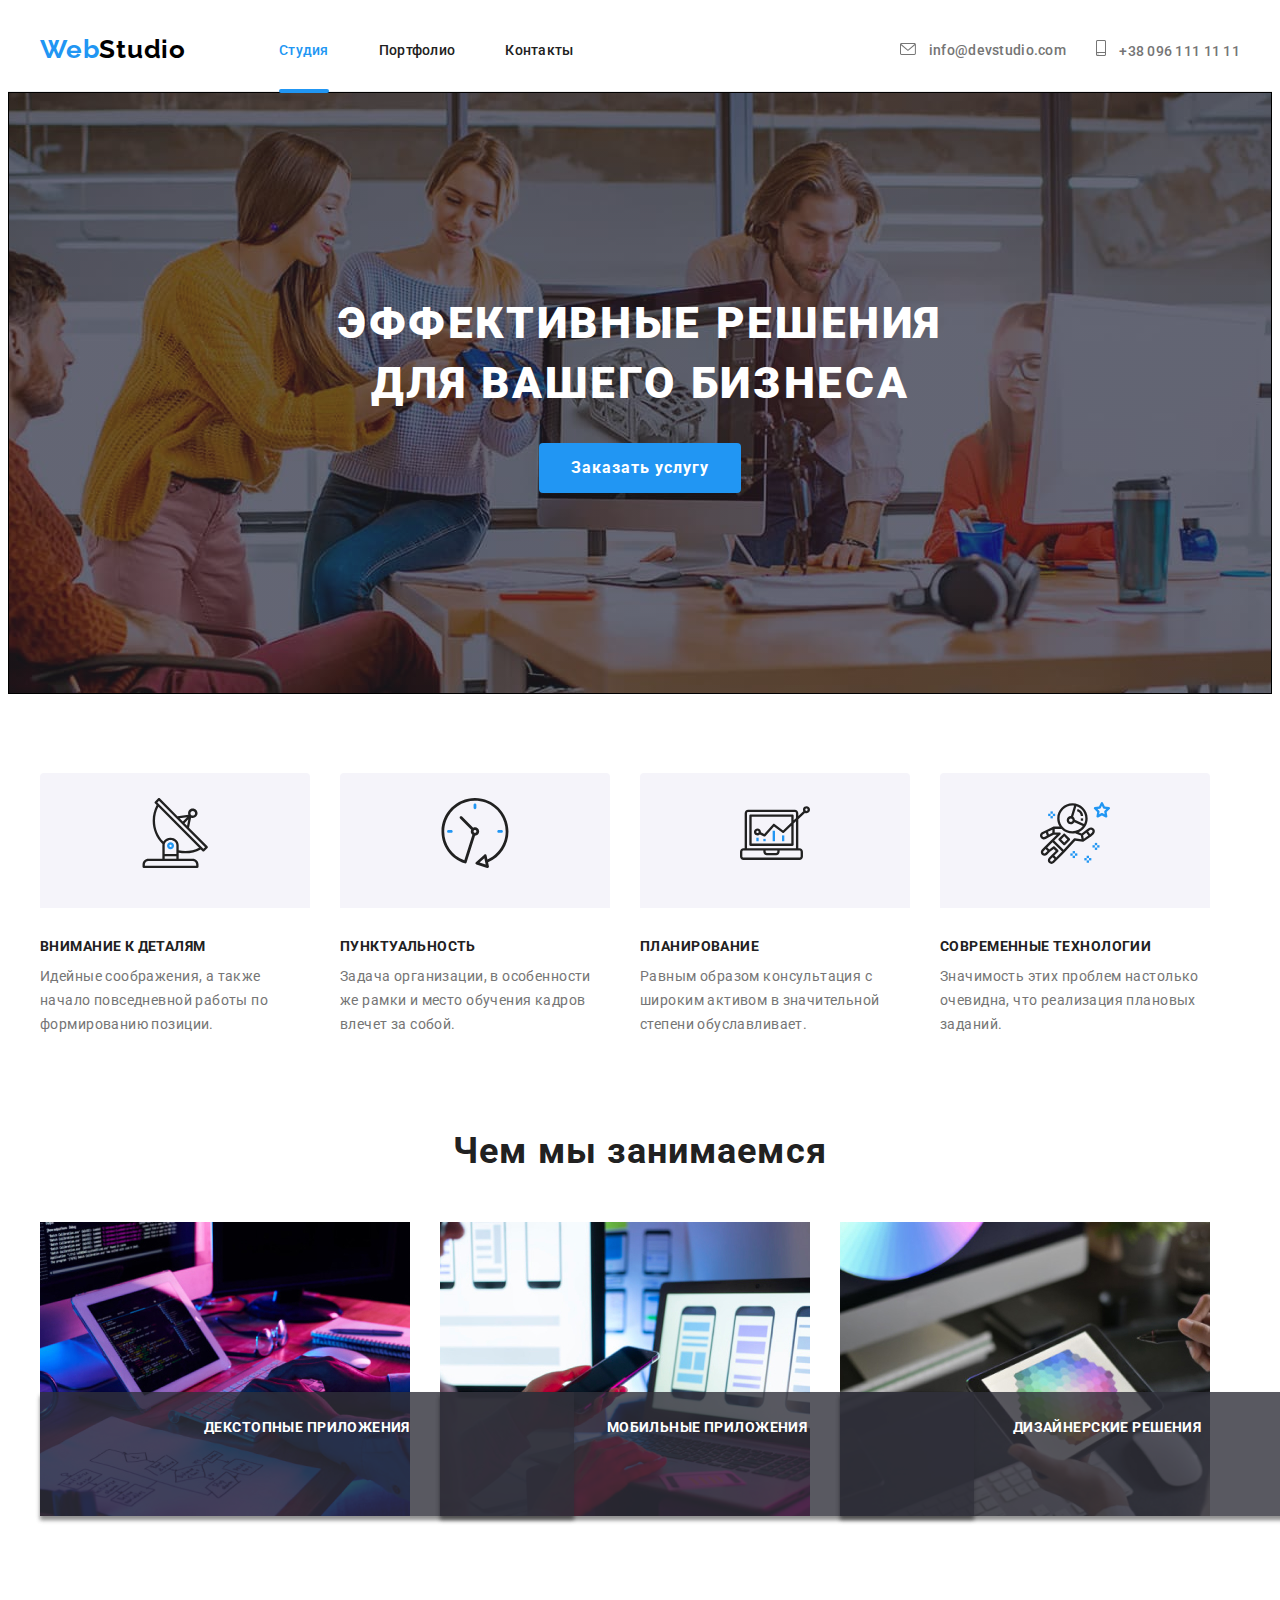
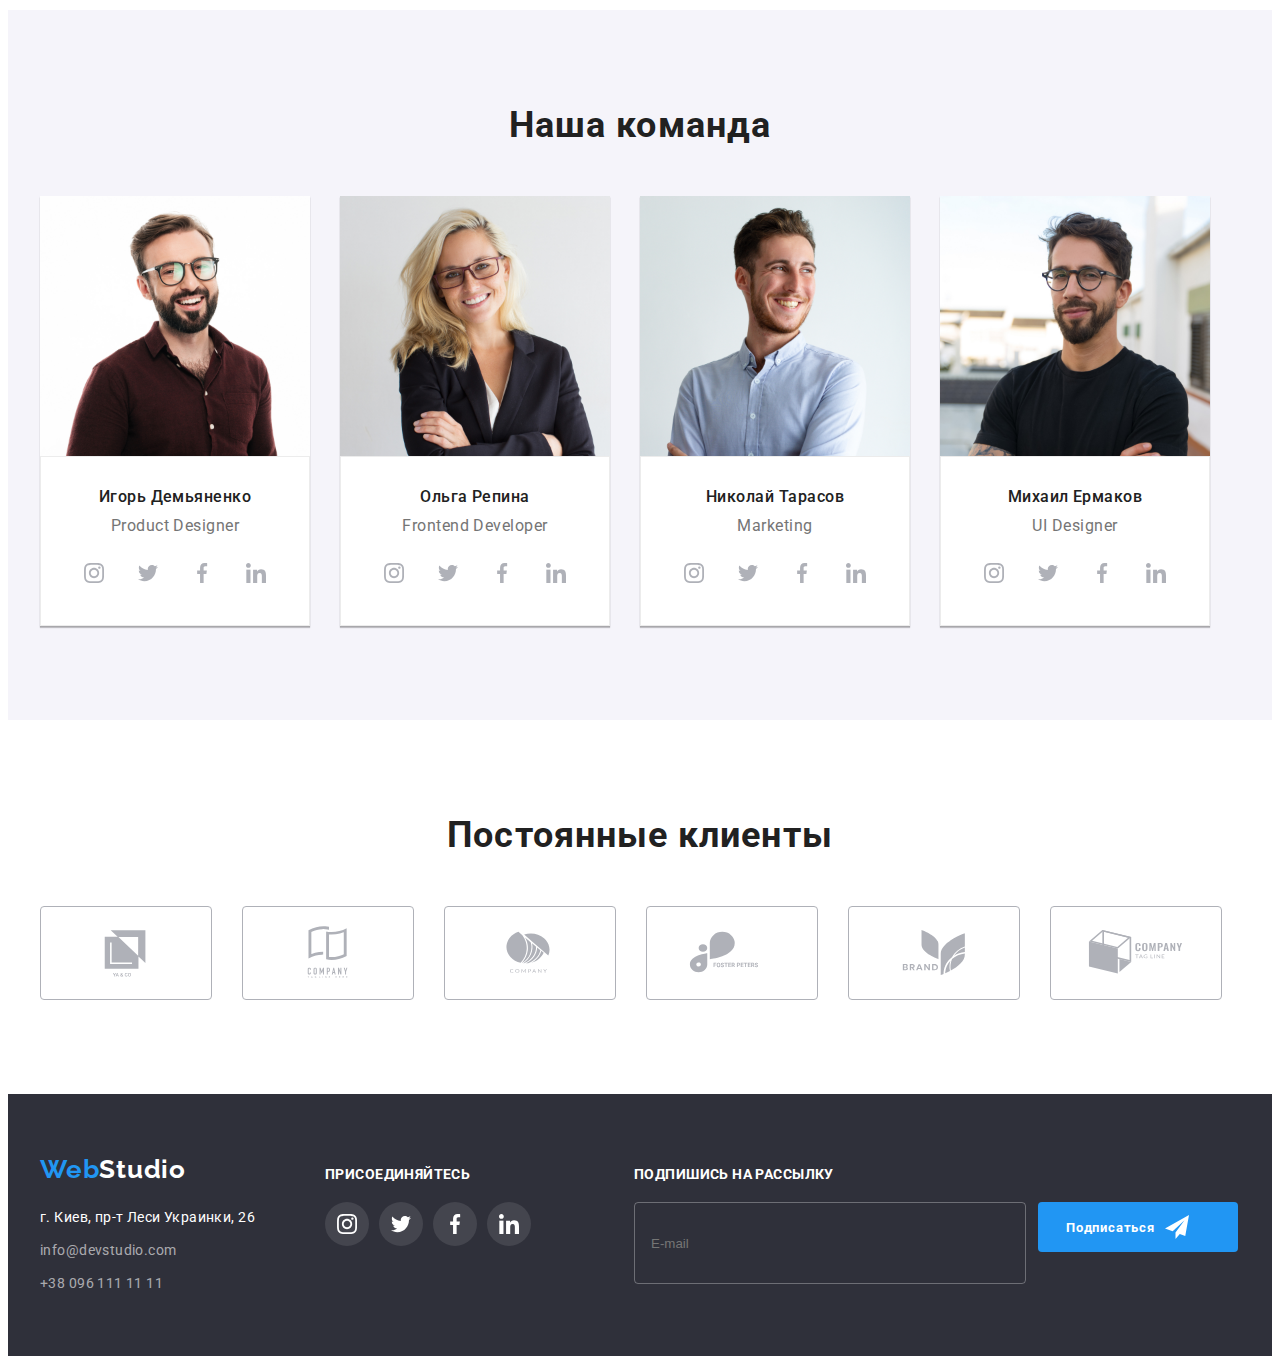
<file: index.html>
<!DOCTYPE html>
<html lang="ru">
  <head>
    <meta charset="UTF-8" />
    <meta http-equiv="X-UA-Compatible" content="IE=edge" />
    <meta name="viewport" content="width=device-width, initial-scale=1.0" />
    <title>Webstudio</title>
    <link rel="preconnect" href="https://fonts.googleapis.com" />
    <link rel="preconnect" href="https://fonts.gstatic.com" crossorigin />
    <link
      href="https://fonts.googleapis.com/css2?family=Raleway:wght@700&family=Roboto:wght@400;500;700;900&display=swap"
      rel="stylesheet"
    />
    <link
      rel="stylesheet"
      href="https://cdnjs.cloudflare.com/ajax/libs/modern-normalize/1.1.0/modern-normalize.min.css"
      integrity="sha512-wpPYUAdjBVSE4KJnH1VR1HeZfpl1ub8YT/NKx4PuQ5NmX2tKuGu6U/JRp5y+Y8XG2tV+wKQpNHVUX03MfMFn9Q=="
      crossorigin="anonymous"
      referrerpolicy="no-referrer"
    />
    <link rel="stylesheet" href="./css/main.min.css" />
  </head>

  <!-- .body -->

  <body>
    <header class="header">
      <div class="conteiner header-conteiner">
        <nav class="header-nav">
          <a href="./index.html" class="link logo"
            ><span class="logo-title">Web</span>Studio</a
          >

          <ul class="header-list list">
            <li class="header-item">
              <a class="link header-link current" href="./index.html">Студия</a>
            </li>
            <li class="header-item">
              <a class="link header-link" href="./portfolio.html">Портфолио</a>
            </li>
            <li class="header-item">
              <a class="link header-link" href="">Контакты</a>
            </li>
          </ul>
        </nav>

        <ul class="header-adress list">
          <li class="header-item">
            <a class="link header-email" href="mailto:info@devstudio.com">
              <svg class="icon-mail" width="16px" height="12px">
                <use href="./img/sprite.svg#icon-envelope"></use>
              </svg>
              info@devstudio.com</a
            >
          </li>
          <li class="header-item">
            <a class="link header-phone" href="tel:+380961111111"
              ><svg class="icon-phone" width="10px" height="16px">
                <use href="./img/sprite.svg#icon-smartphone"></use>
              </svg>
              +38 096 111 11 11</a
            >
          </li>
        </ul>
      </div>
    </header>
    <main>
      <!-- hero -->
      <section class="hero">
        <div class="conteiner hero-conteiner">
          <h1 class="hero-title">Эффективные решения для вашего бизнеса</h1>
          <button class="hero-button" type="button" data-modal-open>
            Заказать услугу
          </button>
        </div>
      </section>

      <!-- description -->

      <section class="feature section">
        <div class="conteiner">
          <h2 class="visually-hidden">Преимущества</h2>
          <ul class="list feature-icon-list">
            <li class="feature-icon-item">
              <div class="advantage-icon">
                <svg class="feature-icon" width="70px" height="70px">
                  <use href="./img/sprite.svg#icon-Group"></use>
                </svg>
              </div>
            </li>
            <li class="feature-icon-item">
              <div class="advantage-icon">
                <svg class="feature-icon" width="70px" height="70px">
                  <use href="./img/sprite.svg#icon-clock"></use>
                </svg>
              </div>
            </li>
            <li class="feature-icon-item">
              <div class="advantage-icon">
                <svg class="feature-icon" width="70px" height="70px">
                  <use href="./img/sprite.svg#icon-diagram"></use>
                </svg>
              </div>
            </li>
            <li class="feature-icon-item">
              <div class="advantage-icon">
                <svg class="feature-icon" width="70px" height="70px">
                  <use href="./img/sprite.svg#icon-astronaut"></use>
                </svg>
              </div>
            </li>
          </ul>

          <ul class="feature-list list">
            <li class="feature-item">
              <h3 class="feature-title">Внимание к деталям</h3>
              <p class="feature-description">
                Идейные соображения, а также начало повседневной работы по
                формированию позиции.
              </p>
            </li>
            <li class="feature-item">
              <h3 class="feature-title">Пунктуальность</h3>
              <p class="feature-description">
                Задача организации, в особенности же рамки и место обучения
                кадров влечет за собой.
              </p>
            </li>
            <li class="feature-item">
              <h3 class="feature-title">Планирование</h3>
              <p class="feature-description">
                Равным образом консультация с широким активом в значительной
                степени обуславливает.
              </p>
            </li>
            <li class="feature-item">
              <h3 class="feature-title">Современные технологии</h3>
              <p class="feature-description">
                Значимость этих проблем настолько очевидна, что реализация
                плановых заданий.
              </p>
            </li>
          </ul>
        </div>
      </section>

      <!-- section info -->

      <section class="info-section">
        <div class="conteiner">
          <h2 class="info-title title">Чем мы занимаемся</h2>
          <ul class="info-list list">
            <li class="info-item">
              <img
                class="info-img"
                src="./img/img.jpg"
                width="370"
                alt="Верстка"
              />
              <p class="info-desc">Декстопные приложения</p>
            </li>
            <li class="info-item">
              <img
                class="info-img"
                src="./img/img1.jpg"
                width="370"
                alt="Дизайн"
              />
              <p class="info-desc">Мобильные приложения</p>
            </li>
            <li class="info-item">
              <img
                class="info-img"
                src="./img/img2.jpg"
                width="370"
                alt="Маркетинг"
              />
              <p class="info-desc">Дизайнерские решения</p>
            </li>
          </ul>
        </div>
      </section>

      <!--  our team -->

      <section class="our-team section">
        <div class="conteiner">
          <h2 class="team-title title">Наша команда</h2>
          <ul class="team-list list">
            <li class="team-item">
              <img
                class="team-img"
                src="./img/img3.jpg"
                width="270"
                alt="Демьяненко"
              />
              <div class="team-wrapper">
                <h3 class="team-subtitle">Игорь Демьяненко</h3>
                <p class="team-description">Product Designer</p>
                <ul class="team-icon-list list">
                  <li class="team-icon-item">
                    <a href="" class="team-link">
                      <svg class="team-icon" width="20" height="20">
                        <use href="./img/sprite.svg#icon-instagram"></use>
                      </svg>
                    </a>
                  </li>
                  <li class="team-icon-item">
                    <a href="" class="team-link">
                      <svg class="team-icon" width="20" height="20">
                        <use href="./img/sprite.svg#icon-twitter"></use>
                      </svg>
                    </a>
                  </li>
                  <li class="team-icon-item">
                    <a href="" class="team-link">
                      <svg class="team-icon" width="20" height="20">
                        <use href="./img/sprite.svg#icon-facebook"></use>
                      </svg>
                    </a>
                  </li>
                  <li class="team-icon-item">
                    <a href="" class="team-link">
                      <svg class="team-icon" width="20" height="20">
                        <use href="./img/sprite.svg#icon-linkedin"></use>
                      </svg>
                    </a>
                  </li>
                </ul>
              </div>
            </li>
            <li class="team-item">
              <img
                class="team-img"
                src="./img/img4.jpg"
                width="270"
                alt="Репина"
              />
              <div class="team-wrapper">
                <h3 class="team-subtitle">Ольга Репина</h3>
                <p class="team-description">Frontend Developer</p>
                <ul class="team-icon-list list">
                  <li class="team-icon-item">
                    <a href="" class="team-link">
                      <svg class="team-icon" width="20" height="20">
                        <use href="./img/sprite.svg#icon-instagram"></use>
                      </svg>
                    </a>
                  </li>
                  <li class="team-icon-item">
                    <a href="" class="team-link">
                      <svg class="team-icon" width="20" height="20">
                        <use href="./img/sprite.svg#icon-twitter"></use>
                      </svg>
                    </a>
                  </li>
                  <li class="team-icon-item">
                    <a href="" class="team-link">
                      <svg class="team-icon" width="20" height="20">
                        <use href="./img/sprite.svg#icon-facebook"></use>
                      </svg>
                    </a>
                  </li>
                  <li class="team-icon-item">
                    <a href="" class="team-link">
                      <svg class="team-icon" width="20" height="20">
                        <use href="./img/sprite.svg#icon-linkedin"></use>
                      </svg>
                    </a>
                  </li>
                </ul>
              </div>
            </li>
            <li class="team-item">
              <img
                class="team-img"
                src="./img/img5.jpg"
                width="270"
                alt="Тарасов"
              />
              <div class="team-wrapper">
                <h3 class="team-subtitle">Николай Тарасов</h3>
                <p class="team-description">Marketing</p>
                <ul class="team-icon-list list">
                  <li class="team-icon-item">
                    <a href="" class="team-link">
                      <svg class="team-icon" width="20" height="20">
                        <use href="./img/sprite.svg#icon-instagram"></use>
                      </svg>
                    </a>
                  </li>
                  <li class="team-icon-item">
                    <a href="" class="team-link">
                      <svg class="team-icon" width="20" height="20">
                        <use href="./img/sprite.svg#icon-twitter"></use>
                      </svg>
                    </a>
                  </li>
                  <li class="team-icon-item">
                    <a href="" class="team-link">
                      <svg class="team-icon" width="20" height="20">
                        <use href="./img/sprite.svg#icon-facebook"></use>
                      </svg>
                    </a>
                  </li>
                  <li class="team-icon-item">
                    <a href="" class="team-link">
                      <svg class="team-icon" width="20" height="20">
                        <use href="./img/sprite.svg#icon-linkedin"></use>
                      </svg>
                    </a>
                  </li>
                </ul>
              </div>
            </li>
            <li class="team-item">
              <img src="./img/img6.jpg" width="270" alt="Ермаков" />
              <div class="team-wrapper">
                <h3 class="team-subtitle">Михаил Ермаков</h3>
                <p class="team-description">UI Designer</p>
                <ul class="team-icon-list list">
                  <li class="team-icon-item">
                    <a href="" class="team-link">
                      <svg class="team-icon" width="20" height="20">
                        <use href="./img/sprite.svg#icon-instagram"></use>
                      </svg>
                    </a>
                  </li>
                  <li class="team-icon-item">
                    <a href="" class="team-link">
                      <svg class="team-icon" width="20" height="20">
                        <use href="./img/sprite.svg#icon-twitter"></use>
                      </svg>
                    </a>
                  </li>
                  <li class="team-icon-item">
                    <a href="" class="team-link">
                      <svg class="team-icon" width="20" height="20">
                        <use href="./img/sprite.svg#icon-facebook"></use>
                      </svg>
                    </a>
                  </li>
                  <li class="team-icon-item">
                    <a href="" class="team-link">
                      <svg class="team-icon" width="20" height="20">
                        <use href="./img/sprite.svg#icon-linkedin"></use>
                      </svg>
                    </a>
                  </li>
                </ul>
              </div>
            </li>
          </ul>
        </div>
      </section>
    </main>

    <!-- ====================Clients ============================ -->
    <section class="clients">
      <div class="conteiner">
        <h2 class="clients-tittle">Постоянные клиенты</h2>
        <ul class="clients-list list">
          <li class="clients-item">
            <a
              class="clients-icon"
              href=""
              target="_blank"
              rel="noreferrer noopener"
              aria-label="icon-Logo"
            >
              <svg class="clients-link" width="106px" height="60px">
                <use href="./img/sprite.svg#icon-Logo"></use>
              </svg>
            </a>
          </li>
          <li class="clients-item">
            <a
              class="clients-icon"
              class="clients-icon"
              href=""
              target="_blank"
              rel="noreferrer noopener"
              aria-label="icon-Logo1"
            >
              <svg class="clients-link" width="106px" height="60px">
                <use href="./img/sprite.svg#icon-Logo1"></use>
              </svg>
            </a>
          </li>
          <li class="clients-item">
            <a
              class="clients-icon"
              class="clients-icon"
              href=""
              target="_blank"
              rel="noreferrer noopener"
              aria-label="icon-Logo2"
            >
              <svg class="clients-link" width="106px" height="60px">
                <use href="./img/sprite.svg#icon-Logo2"></use>
              </svg>
            </a>
          </li>
          <li class="clients-item">
            <a
              class="clients-icon"
              class="clients-icon"
              href=""
              target="_blank"
              rel="noreferrer noopener"
              aria-label="icon-Logo3"
            >
              <svg class="clients-link" width="106px" height="60px">
                <use href="./img/sprite.svg#icon-Logo3"></use>
              </svg>
            </a>
          </li>
          <li class="clients-item">
            <a
              class="clients-icon"
              class="clients-icon"
              href=""
              target="_blank"
              rel="noreferrer noopener"
              aria-label="icon-Logo4"
            >
              <svg class="clients-link" width="106px" height="60px">
                <use href="./img/sprite.svg#icon-Logo4"></use>
              </svg>
            </a>
          </li>
          <li class="clients-item">
            <a
              class="clients-icon"
              class="clients-icon"
              href=""
              target="_blank"
              rel="noreferrer noopener"
              aria-label="icon-Logo5"
            >
              <svg class="clients-link" width="106px" height="60px">
                <use href="./img/sprite.svg#icon-Logo5"></use>
              </svg>
            </a>
          </li>
        </ul>
      </div>
    </section>

    <!-- .footer -->

    <footer class="footer">
      <div class="footer-conteiner conteiner">
        <div class="footer-connecting">
          <a href="/" class="link footer-logo"
            ><span class="logo-title">Web</span>Studio</a
          >
          <address class="footer-address">
            <ul class="footer-adress__list list">
              <li class="footer-adress__item">
                <a
                  class="link footer-adress__map"
                  href="https://goo.gl/maps/JHtLggVv29iKPNGR7"
                  target="_blank"
                  rel="noreferrer noopener"
                  >г. Киев, пр-т Леси Украинки, 26</a
                >
              </li>
              <li class="footer-adress__item">
                <a
                  class="link footer-adress__mail"
                  href="mailto:info@devstudio.com"
                  >info@devstudio.com</a
                >
              </li>
              <li class="footer-adress__item">
                <a class="link footer-adress__phone" href="tel:+380961111111"
                  >+38 096 111 11 11</a
                >
              </li>
            </ul>
          </address>
        </div>
        <div class="footer-social">
          <p class="footer-social__subtitle">присоединяйтесь</p>
          <ul class="footer-social__list list">
            <li class="footer-social__item">
              <a
                class="footer-social__link"
                href=""
                target="_blank"
                rel="noreferrer noopener"
                aria-label="instagram"
              >
                <svg class="footer-social__icon" width="20px" height="20px">
                  <use href="./img/sprite.svg#icon-instagram"></use>
                </svg>
              </a>
            </li>
            <li class="footer-social__item"">
              <a
                class="footer-social__link"
                href=""
                target="_blank"
                rel="noreferrer noopener"
                aria-label="twitter"
              >
                <svg class="footer-social__icon" width="20px" height="20px">
                  <use href="./img/sprite.svg#icon-twitter"></use>
                </svg>
              </a>
            </li>
            <li class="footer-social__item">
              <a
                class="footer-social__link"
                href=""
                target="_blank"
                rel="noreferrer noopener"
                aria-label="facebook"
              >
                <svg class="footer-social__icon" width="20px" height="20px">
                  <use href="./img/sprite.svg#icon-facebook"></use>
                </svg>
              </a>
            </li>
            <li class="footer-social__item">
              <a
                class="footer-social__link"
                href=""
                target="_blank"
                rel="noreferrer noopener"
                aria-label="linkedin"
              >
                <svg class="footer-social__icon" width="20px" height="20px">
                  <use href="./img/sprite.svg#icon-linkedin"></use>
                </svg>
              </a>
            </li>
          </ul>
        </div>
        <div class="footer-subscribe">
          <p class="footer-subscribe__text">Подпишись на рассылку</p>
          <form class="footer-subscribe__form">
            <input
              class="footer-subscribe__input"
              type="email"
              name="email"
              placeholder="E-mail"
              required
            />
            <button class="subscribe__btn" type="submit">
              Подписаться
              <svg class="footer-subscribe__icon" width="24" height="24">
                <use href="./img/sprite.svg#icon-icon_send"></use>
              </svg>
            </button>
          </form>
        </div>
      </div>
    </footer>
    <div class="backdrop is-hidden" data-modal>
      <div class="modal">
        <button type="button" class="modal-close-buttom" data-modal-close>
          <svg class="modal-close-button-icon" width="11" height="11">
            <use href="./img/sprite.svg#icon-close-modal"></use>
          </svg>
        </button>
        <strong class="modal-title"
          >Оставьте свои данные, мы вам перезвоним</strong
        >
        <form class="form">
          <label class="form-field">
            <span class="form-lable">Имя</span>
            <input
              class="form-input"
              type="text"
              name="name"
              required
              pattern="^[a-zA-Zа-яА-Я]+$"
              minlength="2"
            />
            <svg class="form-icon" width="18" height="18">
              <use href="./img/sprite.svg#icon-person"></use>
            </svg>
          </label>

          <label class="form-field">
            <span class="form-lable">Телефон</span>
            <input
              class="form-input"
              type="tel"
              name="tel"
              required
              pattern="[0-9]{3}-[0-9]{3}-[0-9]{2}-[0-9]{2}"
            />
            <svg class="form-icon" width="18" height="18">
              <use href="./img/sprite.svg#icon-phone"></use>
            </svg>
          </label>

          <label class="form-field">
            <span class="form-lable">Почта</span>
            <input class="form-input" type="email" name="email" required />
            <svg class="form-icon" width="18" height="18">
              <use href="./img/sprite.svg#icon-email"></use>
            </svg>
          </label>

          <label class="form-field">
            <span class="form-lable">Комментарий</span>
            <textarea name="comment" placeholder="Введите текст"></textarea>
          </label>

          <label class="form-checkbox">
            <input
              class="checkbox"
              type="checkbox"
              name="policy"
              value="policy"
              required
            />
            <svg class="checkbox-icon" width="16" height="15">
              <use href="./img/sprite.svg#check"></use>
            </svg>
            <span class="policy-dsc">Соглашаюсь с рассылкой и принимаю</span>
            <a class="link-policy" href="">Условия договора</a>
          </label>

          <button class="form-btn">Отправить</button>
        </form>
      </div>
    </div>
    <script src="./js/modal.js"></script>
  </body>
</html>
</file>
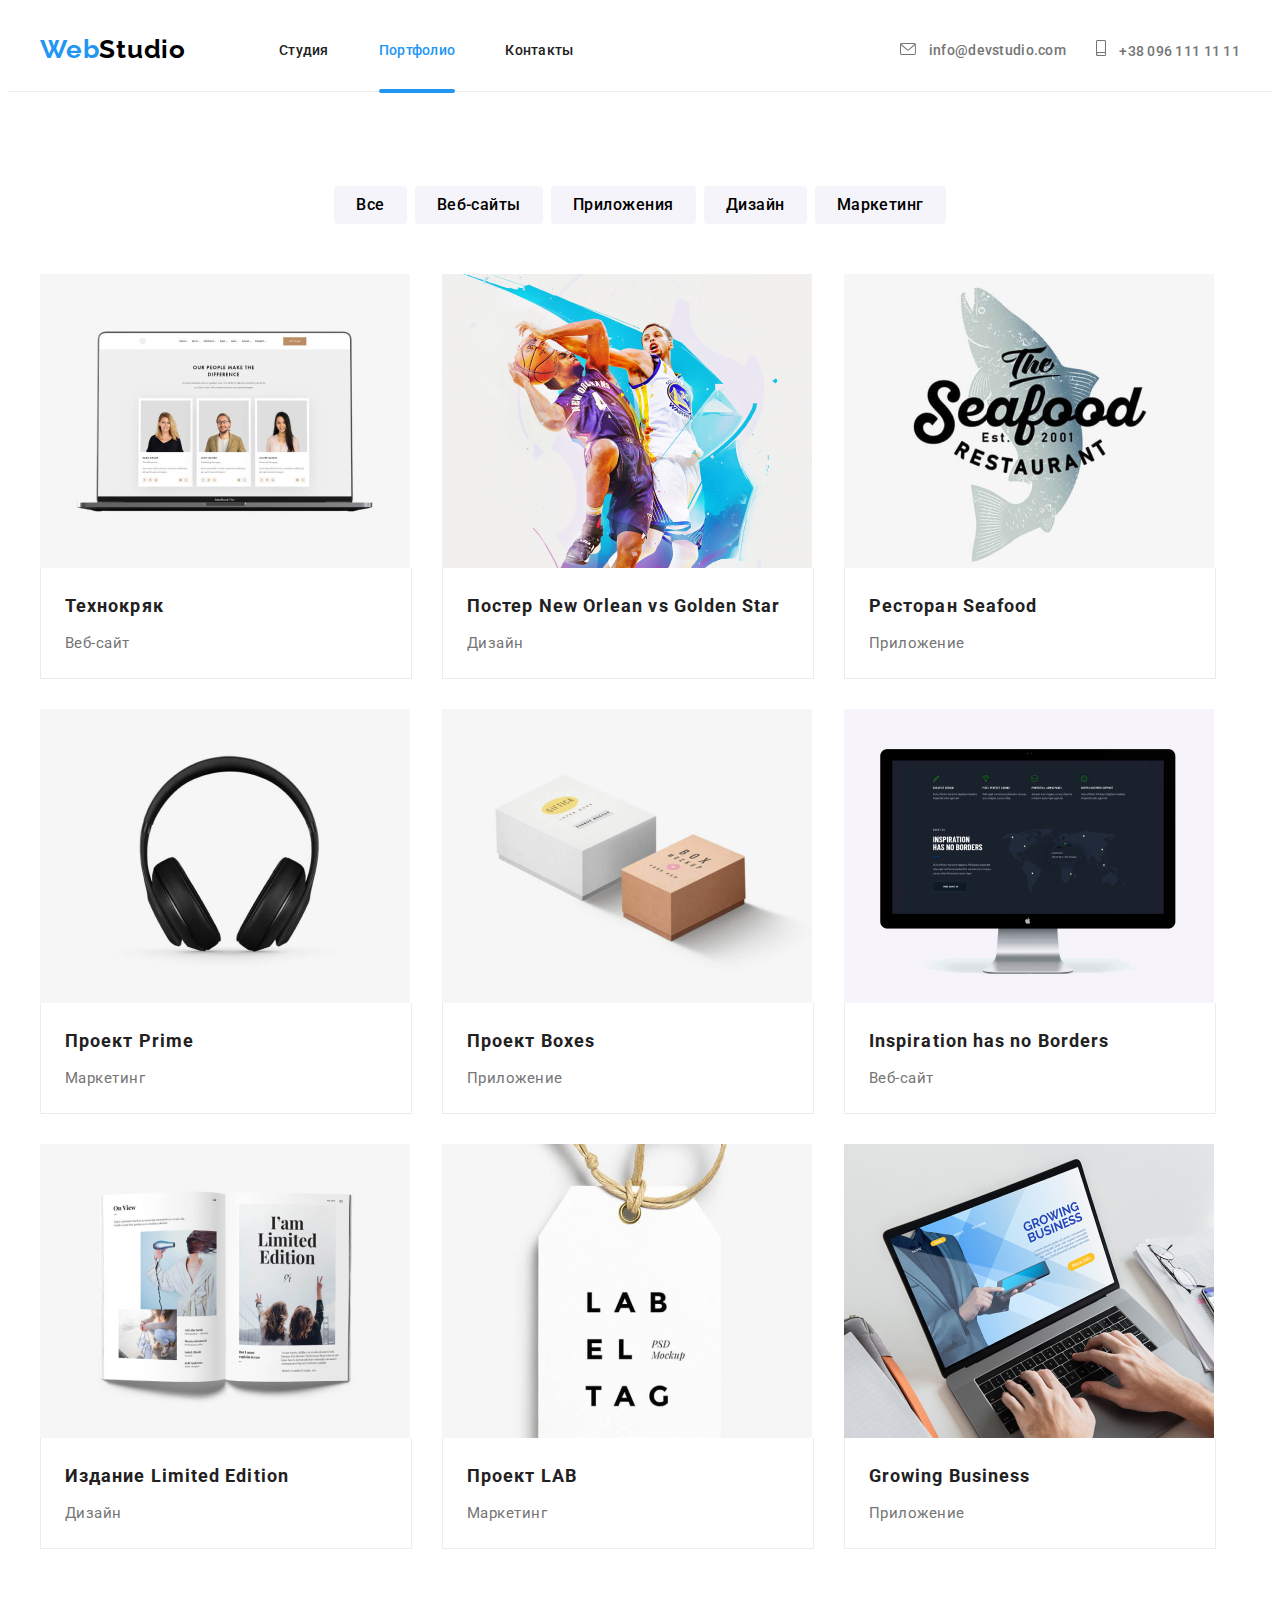
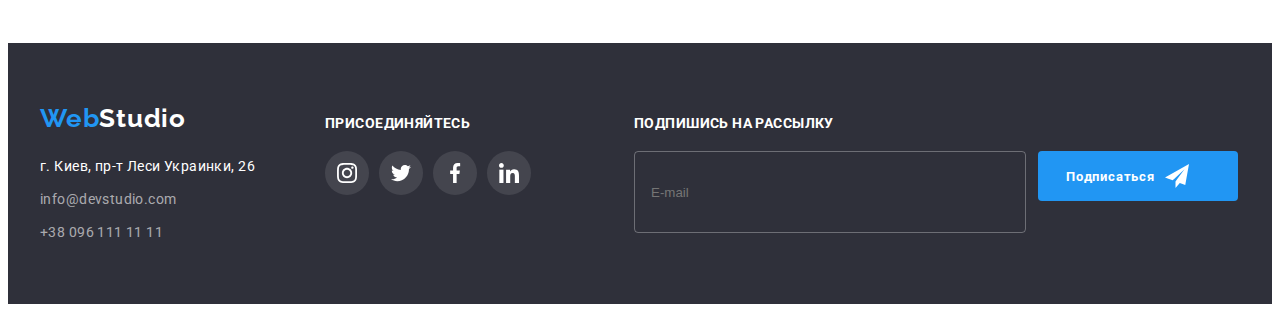
<file: portfolio.html>
<!DOCTYPE html>
<html lang="ru">
  <head>
    <meta charset="UTF-8" />
    <meta http-equiv="X-UA-Compatible" content="IE=edge" />
    <meta name="viewport" content="width=device-width, initial-scale=1.0" />
    <title>Портфолио</title>
    <link
      href="https://fonts.googleapis.com/css2?family=Raleway:wght@700&family=Roboto:wght@400;500;700;900&display=swap"
      rel="stylesheet"
    />
    <link
      rel="stylesheet"
      href="https://cdnjs.cloudflare.com/ajax/libs/modern-normalize/1.1.0/modern-normalize.min.css"
      integrity="sha512-wpPYUAdjBVSE4KJnH1VR1HeZfpl1ub8YT/NKx4PuQ5NmX2tKuGu6U/JRp5y+Y8XG2tV+wKQpNHVUX03MfMFn9Q=="
      crossorigin="anonymous"
      referrerpolicy="no-referrer"
    />
    <link rel="stylesheet" href="./css/main.min.css" />
  </head>

  <!-- .body -->

  <body>
    <header class="header">
      <div class="conteiner header-conteiner">
        <nav class="header-nav">
          <a href="./index.html" class="link logo"
            ><span class="logo-title">Web</span>Studio</a
          >

          <ul class="header-list list">
            <li class="header-item">
              <a class="link header-link" href="./index.html">Студия</a>
            </li>
            <li class="header-item">
              <a class="link header-link current" href="./portfolio.html"
                >Портфолио</a
              >
            </li>
            <li class="header-item">
              <a class="link header-link" href="">Контакты</a>
            </li>
          </ul>
        </nav>

        <ul class="header-adress list">
          <li class="header-item">
            <a class="link header-email" href="mailto:info@devstudio.com">
              <svg class="icon-mail" width="16px" height="12px">
                <use href="./img/sprite.svg#icon-envelope"></use>
              </svg>
              info@devstudio.com</a
            >
          </li>
          <li class="header-item">
            <a class="link header-phone" href="tel:+380961111111"
              ><svg class="icon-phone" width="10px" height="16px">
                <use href="./img/sprite.svg#icon-smartphone"></use>
              </svg>
              +38 096 111 11 11</a
            >
          </li>
        </ul>
      </div>
    </header>
    <!-- ====================Section title================= -->

    <main>
      <section class="portfolio">
        <div class="conteiner">
          <h1 class="visually-hidden">Portfolio</h1>

          <ul class="list portfolio-btn-list">
            <li class="portfolio-btn-item">
              <button class="portfolio-btn" type="button">Все</button>
            </li>
            <li class="portfolio-btn-item">
              <button class="portfolio-btn" type="button">Веб-сайты</button>
            </li>
            <li class="portfolio-btn-item">
              <button class="portfolio-btn" type="button">Приложения</button>
            </li>
            <li class="portfolio-btn-item">
              <button class="portfolio-btn" type="button">Дизайн</button>
            </li>
            <li class="portfolio-btn-item">
              <button class="portfolio-btn" type="button">Маркетинг</button>
            </li>
          </ul>
          <!-- ========================section  advantage======================= -->

          <ul class="list portfolio-list">
            <li class="portfolio-item">
              <div class="portfolio-overlay__thumb">
                <img
                  class="portfolio__img"
                  src="./img/portfolio.img/img7.jpg"
                  alt="компьютер"
                  width="370"
                />
                <p class="portfolio__overlay">
                  Ресурс предлагает комплексные предложения с разным уровнем
                  функционала и сервисы. Все это позволит посетителю получить
                  исчерпывающие сведения о компании или частном лице.
                </p>
              </div>
              <div class="portfolio-item__wrapper">
                <h2 class="portfolio-item__title">Технокряк</h2>
                <p class="portfolio-item__desc">Веб-сайт</p>
              </div>
            </li>
            <li class="portfolio-item">
              <div class="portfolio-overlay__thumb">
                <img
                  class="portfolio__img"
                  src="./img/portfolio.img/img8.jpg"
                  alt="баскетбол"
                  width="370"
                />
                <p class="portfolio__overlay">
                  Ресурс предлагает комплексные предложения с разным уровнем
                  функционала и сервисы. Все это позволит посетителю получить
                  исчерпывающие сведения о компании или частном лице.
                </p>
              </div>
              <div class="portfolio-item__wrapper">
                <h2 class="portfolio-item__title">
                  Постер New Orlean vs Golden Star
                </h2>
                <p class="portfolio-item__desc">Дизайн</p>
              </div>
            </li>
            <li class="portfolio-item">
              <div class="portfolio-overlay__thumb">
                <img
                  class="portfolio__img"
                  src="./img/portfolio.img/img9.jpg"
                  alt="ресторан"
                  width="370"
                />
                <p class="portfolio__overlay">
                  Ресурс предлагает комплексные предложения с разным уровнем
                  функционала и сервисы. Все это позволит посетителю получить
                  исчерпывающие сведения о компании или частном лице.
                </p>
              </div>
              <div class="portfolio-item__wrapper">
                <h2 class="portfolio-item__title">Ресторан Seafood</h2>
                <p class="portfolio-item__desc">Приложение</p>
              </div>
            </li>
            <li class="portfolio-item">
              <div class="portfolio-overlay__thumb">
                <img
                  class="portfolio__img"
                  src="./img/portfolio.img/img10.jpg"
                  alt="наушники"
                  width="370"
                />
                <p class="portfolio__overlay">
                  Ресурс предлагает комплексные предложения с разным уровнем
                  функционала и сервисы. Все это позволит посетителю получить
                  исчерпывающие сведения о компании или частном лице.
                </p>
              </div>
              <div class="portfolio-item__wrapper">
                <h2 class="portfolio-item__title">Проект Prime</h2>
                <p class="portfolio-item__desc">Маркетинг</p>
              </div>
            </li>
            <li class="portfolio-item">
              <div class="portfolio-overlay__thumb">
                <img
                  class="portfolio__img"
                  src="./img/portfolio.img/img11.jpg"
                  alt="коробки"
                  width="370"
                />
                <p class="portfolio__overlay">
                  Ресурс предлагает комплексные предложения с разным уровнем
                  функционала и сервисы. Все это позволит посетителю получить
                  исчерпывающие сведения о компании или частном лице.
                </p>
              </div>
              <div class="portfolio-item__wrapper">
                <h2 class="portfolio-item__title">Проект Boxes</h2>
                <p class="portfolio-item__desc">Приложение</p>
              </div>
            </li>
            <li class="portfolio-item">
              <div class="portfolio-overlay__thumb">
                <img
                  class="portfolio__img"
                  src="./img/portfolio.img/img12.jpg"
                  alt="монитор"
                  width="370"
                />
                <p class="portfolio__overlay">
                  Ресурс предлагает комплексные предложения с разным уровнем
                  функционала и сервисы. Все это позволит посетителю получить
                  исчерпывающие сведения о компании или частном лице.
                </p>
              </div>
              <div class="portfolio-item__wrapper">
                <h2 class="portfolio-item__title">Inspiration has no Borders</h2>
                <p class="portfolio-item__desc">Веб-сайт</p>
              </div>
            </li>
            <li class="portfolio-item">
              <div class="portfolio-overlay__thumb">
                <img
                  class="portfolio__img"
                  src="./img/portfolio.img/img13.jpg"
                  alt="книга"
                  width="370"
                />
                <p class="portfolio__overlay">
                  Ресурс предлагает комплексные предложения с разным уровнем
                  функционала и сервисы. Все это позволит посетителю получить
                  исчерпывающие сведения о компании или частном лице.
                </p>
              </div>
              <div class="portfolio-item__wrapper">
                <h2 class="portfolio-item__title">Издание Limited Edition</h2>
                <p class="portfolio-item__desc">Дизайн</p>
              </div>
            </li>
            <li class="portfolio-item">
              <div class="portfolio-overlay__thumb">
                <img
                  class="portfolio__img"
                  src="./img/portfolio.img/img14.jpg"
                  alt="бирка"
                  width="370"
                />
                <p class="portfolio__overlay">
                  Ресурс предлагает комплексные предложения с разным уровнем
                  функционала и сервисы. Все это позволит посетителю получить
                  исчерпывающие сведения о компании или частном лице.
                </p>
              </div>
              <div class="portfolio-item__wrapper">
                <h2 class="portfolio-item__title">Проект LAB</h2>
                <p class="portfolio-item__desc">Маркетинг</p>
              </div>
            </li>
            <li class="portfolio-item">
              <div class="portfolio-overlay__thumb">
                <img
                  class="portfolio__img"
                  src="./img/portfolio.img/img15.jpg"
                  alt="ноутбук"
                  width="370"
                />
                <p class="portfolio__overlay">
                  Ресурс предлагает комплексные предложения с разным уровнем
                  функционала и сервисы. Все это позволит посетителю получить
                  исчерпывающие сведения о компании или частном лице.
                </p>
              </div>
              <div class="portfolio-item__wrapper">
                <h2 class="portfolio-item__title">Growing Business</h2>
                <p class="portfolio-item__desc">Приложение</p>
              </div>
            </li>
          </ul>
        </div>
      </section>
    </main>

    <!-- ========================footer============================= -->

   <footer class="footer">
      <div class="footer-conteiner conteiner">
        <div class="footer-connecting">
          <a href="/" class="link footer-logo"
            ><span class="logo-title">Web</span>Studio</a
          >
          <address class="footer-address">
            <ul class="footer-adress__list list">
              <li class="footer-adress__item">
                <a
                  class="link footer-adress__map"
                  href="https://goo.gl/maps/JHtLggVv29iKPNGR7"
                  target="_blank"
                  rel="noreferrer noopener"
                  >г. Киев, пр-т Леси Украинки, 26</a
                >
              </li>
              <li class="footer-adress__item">
                <a
                  class="link footer-adress__mail"
                  href="mailto:info@devstudio.com"
                  >info@devstudio.com</a
                >
              </li>
              <li class="footer-adress__item">
                <a class="link footer-adress__phone" href="tel:+380961111111"
                  >+38 096 111 11 11</a
                >
              </li>
            </ul>
          </address>
        </div>
        <div class="footer-social">
          <p class="footer-social__subtitle">присоединяйтесь</p>
          <ul class="footer-social__list list">
            <li class="footer-social__item">
              <a
                class="footer-social__link"
                href=""
                target="_blank"
                rel="noreferrer noopener"
                aria-label="instagram"
              >
                <svg class="footer-social__icon" width="20px" height="20px">
                  <use href="./img/sprite.svg#icon-instagram"></use>
                </svg>
              </a>
            </li>
            <li class="footer-social__item"">
              <a
                class="footer-social__link"
                href=""
                target="_blank"
                rel="noreferrer noopener"
                aria-label="twitter"
              >
                <svg class="footer-social__icon" width="20px" height="20px">
                  <use href="./img/sprite.svg#icon-twitter"></use>
                </svg>
              </a>
            </li>
            <li class="footer-social__item">
              <a
                class="footer-social__link"
                href=""
                target="_blank"
                rel="noreferrer noopener"
                aria-label="facebook"
              >
                <svg class="footer-social__icon" width="20px" height="20px">
                  <use href="./img/sprite.svg#icon-facebook"></use>
                </svg>
              </a>
            </li>
            <li class="footer-social__item">
              <a
                class="footer-social__link"
                href=""
                target="_blank"
                rel="noreferrer noopener"
                aria-label="linkedin"
              >
                <svg class="footer-social__icon" width="20px" height="20px">
                  <use href="./img/sprite.svg#icon-linkedin"></use>
                </svg>
              </a>
            </li>
          </ul>
        </div>
        <div class="footer-subscribe">
          <p class="footer-subscribe__text">Подпишись на рассылку</p>
          <form class="footer-subscribe__form">
            <input
              class="footer-subscribe__input"
              type="email"
              name="email"
              placeholder="E-mail"
              required
            />
            <button class="subscribe__btn" type="submit">
              Подписаться
              <svg class="footer-subscribe__icon" width="24" height="24">
                <use href="./img/sprite.svg#icon-icon_send"></use>
              </svg>
            </button>
          </form>
        </div>
      </div>
    </footer>
  </body>
</html>
</file>
<file: css/main.min.css>
:root{--primary-text-color: #212121;--secondary-text-color: #757575;--accent-color: #2196f3;--address-text-color: rgba(255, 255, 255, 0.6);--main-color: #ffffff;--secondary-color: #000000;--secondary-bg-color: #f5f4fa;--accent-background-color: #2f303a;--icon-color-light: #afb1b8}.visually-hidden{position:absolute;white-space:nowrap;width:1px;height:1px;overflow:hidden;border:0;padding:0;clip:rect(0 0 0 0);clip-path:inset(50%);margin:-1px}.form-checkbox,.modal-close-buttom,.footer-social__link,.advantage-icon{display:flex;justify-content:center;align-items:center}h1,h2,h3,h4,h5,p{margin-top:0;margin-bottom:0}ul,ol{margin-top:0;margin-bottom:0;padding-left:0}img{display:block;max-width:100%;height:auto}body{color:var(--primary-text-color);font-family:Roboto,sans-serif}button{cursor:pointer}.section{padding-top:94px;padding-bottom:94px}.title{margin-bottom:50px}.list{list-style:none;margin:0;padding:0}.link{text-decoration:none}.conteiner{width:1200px;padding-left:15px;padding-right:15px;margin-left:auto;margin-right:auto}.header{border-bottom:1px solid #ececec}.header-conteiner{display:flex;justify-content:space-between;margin-right:auto}.header-nav{display:flex;align-items:center}.header-list{display:flex;gap:50px}.logo{padding-top:24px;padding-bottom:25px;margin-right:93px;color:var(--secondary-color);font-family:Raleway,sans-serif;font-size:26px;font-weight:700;line-height:1.1923076923;letter-spacing:.03em}.logo-title{color:var(--accent-color)}.header-link{position:relative;display:block;padding-top:32px;padding-bottom:32px;color:var(--primary-text-color);font-size:14px;font-weight:500;line-height:1.1428571429;letter-spacing:.02em;transition-duration:250ms;animation-timing-function:cubic-bezier(0.4, 0, 0.2, 1)}.header-link:hover,.header-link:focus{color:var(--accent-color)}.current{color:var(--accent-color)}.current::after{position:absolute;bottom:-3px;display:block;content:"";width:100%;height:4px;border-radius:4px;background-color:var(--accent-color)}.header-nav{margin-right:auto}.adress-item{display:inline-flex}.header-adress{display:flex}.header-item{display:flex;align-items:center;justify-content:center}.header-email{display:block;margin-right:30px;padding-top:32px;padding-bottom:32px;color:var(--secondary-text-color);font-size:14px;font-weight:500;line-height:1.1428571429;letter-spacing:.02em;transition:color 250ms cubic-bezier(0.4, 0, 0.2, 1)}.header-email:hover,.header-email:focus{color:var(--accent-color)}.icon-mail{margin-right:10px;fill:currentColor}.header-phone{display:block;padding-top:32px;padding-bottom:32px;align-items:center;font-size:14px;font-weight:500;line-height:1.1428571429;letter-spacing:.02em;color:var(--secondary-text-color);transition:color 250ms cubic-bezier(0.4, 0, 0.2, 1)}.header-phone:hover,.header-phone:focus{color:var(--accent-color)}.icon-phone{margin-right:10px;fill:currentColor}.hero{background-color:var(--accent-background-color);background-image:linear-gradient(to right, rgba(47, 48, 58, 0.4), rgba(47, 48, 58, 0.4)),url("../img/hero.jpg");border:1px solid var(--secondary-color);padding-top:200px;padding-bottom:200px;background-repeat:no-repeat;background-position:center;background-size:cover;max-width:1600px;margin-right:auto;margin-left:auto}.hero-title{margin-bottom:30px;max-width:696px;margin-left:auto;margin-right:auto;color:var(--main-color);font-size:44px;font-weight:900;line-height:1.3636363636;text-align:center;letter-spacing:.06em;text-transform:uppercase}.feature-item{max-width:270px}.feature-list{display:flex;gap:30px;flex-basis:270px}.feature-title{margin-bottom:10px;font-size:14px;font-weight:700;line-height:1.1428571429;letter-spacing:.03em;text-transform:uppercase}.feature-icon-list{display:flex;gap:30px;margin-bottom:30px}.feature-icon-item{display:inline-flex;width:270px;height:120px;justify-content:center;align-items:center;background-color:var(--secondary-bg-color)}.advantage-icon{width:270px;height:120px;margin-bottom:30px;background-color:var(--secondary-bg-color);border-radius:4px}.feature-description{color:var(--secondary-text-color);font-size:14px;line-height:1.72;letter-spacing:.03em}.info-list{position:relative;display:flex;gap:30px;flex-wrap:wrap}.info-title,.team-title{font-size:36px;font-weight:700;line-height:1.1666666667;text-align:center;letter-spacing:.03em}.info-section{padding-top:0;padding-bottom:94px}.info-desc{position:absolute;bottom:0;width:370px;height:70px;padding:27px 82px;color:var(--main-color);background-color:rgba(47,48,58,.8);box-shadow:0px 4px 4px rgba(0,0,0,.25),0px 4px 4px rgba(0,0,0,.25);font-size:14px;font-weight:700;line-height:1.1428571429;text-align:center;letter-spacing:.03em;text-transform:uppercase}.our-team{background-color:var(--secondary-bg-color)}.team-list{display:flex;gap:30px;flex-wrap:wrap}.team-item{box-shadow:0px 2px 1px 0px rgba(0,0,0,.2),0px 1px 1px 0px rgba(0,0,0,.14)}.team-subtitle{margin-bottom:10px;color:var(--primary-text-color);font-size:16px;font-weight:500;line-height:1.1875;text-align:center;letter-spacing:.03em}.team-icon-list{display:flex;gap:10px;justify-content:center}.team-link{fill:var(--icon-color-light);display:inline-flex;border-radius:50%;width:44px;height:44px;justify-content:center;align-items:center;transition:fill 250ms cubic-bezier(0.4, 0, 0.2, 1),background-color 250ms cubic-bezier(0.4, 0, 0.2, 1)}.team-link:hover,.team-link:focus{fill:var(--main-color);background-color:var(--accent-color);border-radius:50%}.team-description{color:var(--secondary-text-color);font-size:16px;line-height:1.19;text-align:center;letter-spacing:.03em;margin-bottom:16px}.team-wrapper{padding-top:30px;padding-bottom:30px;padding-right:5px;padding-left:5px;background-color:var(--main-color);border:1px solid #ececec}.clients{padding-top:94px;padding-bottom:94px}.clients-tittle{margin-bottom:50px;font-size:36px;font-weight:700;line-height:1.1666666667;text-align:center;letter-spacing:.03em}.clients-list{display:flex;gap:30px}.clients-icon{fill:var(--icon-color-light);display:inline-flex;justify-content:center;align-items:center;width:170px;height:92px;border:1px solid #afb1b8;border-radius:4px;transition:fill 250ms cubic-bezier(0.4, 0, 0.2, 1),border 250ms cubic-bezier(0.4, 0, 0.2, 1)}.clients-icon:hover,.clients-icon:focus{fill:var(--accent-color)}.clients-icon:hover{border:1px solid var(--accent-color)}.footer{background-color:var(--accent-background-color);padding-top:60px;padding-bottom:60px;margin:auto}.footer-conteiner{display:flex}.footer-logo{display:block;margin-bottom:20px;color:var(--main-color);font-family:"Raleway",sans-serif;font-size:26px;font-weight:700;line-height:1.1923076923;letter-spacing:.03em}.logo-title{color:var(--accent-color)}.footer-adress__list{font-style:normal}.footer-adress__item{margin-bottom:9px}.footer-adress__item:last-child{margin-bottom:0}.footer-social__item:not(:last-child){margin-right:10px}.footer-adress__map{color:var(--main-color);font-size:14px;line-height:1.72;letter-spacing:.03em;transition:color 250ms cubic-bezier(0.4, 0, 0.2, 1)}.footer-adress__map:hover,.footer-adress__map:focus{color:var(--accent-color)}.footer-adress__mail,.footer-adress__phone{color:var(--address-text-color);font-size:14px;line-height:1.72;letter-spacing:.03em;transition:color 250ms cubic-bezier(0.4, 0, 0.2, 1)}.footer-adress__mail:hover,.footer-adress__mail:focus,.footer-adress__phone:hover,.footer-adress__phone:focus{color:var(--accent-color)}.footer-social__subtitle{margin-bottom:20px;color:var(--main-color);font-size:14px;font-weight:700;line-height:1.1428571429;letter-spacing:.03em;text-transform:uppercase}.footer-social{margin-left:70px;padding-top:12px;margin-right:93px}.footer-social__list{display:flex;align-items:center;margin-top:16px;margin-right:10px}.footer-social__link{fill:var(--secondary-text-coor);width:44px;height:44px;background-color:rgba(255,255,255,.1);border-radius:50%;transition:background-color 250ms cubic-bezier(0.4, 0, 0.2, 1)}.footer-social__link:hover,.footer-social__link:focus{background-color:var(--accent-color)}.footer-social__icon{fill:var(--main-color)}.footer-subscribe{display:inline-block}.footer-subscribe__icon{margin-left:10px}.footer-subscribe__form{display:flex;gap:12px}.footer-subscribe__input{width:358px;height:50px;padding:15px 16px;outline:none;border-radius:4px;background-color:rgba(0,0,0,0);border:1px solid rgba(255,255,255,.3);color:var(--main-color);transition:border 250ms cubic-bezier(0.4, 0, 0.2, 1)}.footer-subscribe__text{display:inline-block;margin-bottom:20px;padding-top:12px;font-size:14px;font-weight:700;line-height:1.1428571429;letter-spacing:.03em;text-transform:uppercase;color:var(--main-color)}.portfolio{padding-top:94px;padding-bottom:94px}.portfolio-btn-list{display:flex;gap:8px;justify-content:center;margin-bottom:50px}.portfolio-btn{padding:6px 22px;color:var(--secondary-color);background-color:var(--secondary-bg-color);font-family:inherit;border:none;cursor:pointer;font-size:16px;font-weight:500;line-height:1.625;letter-spacing:.03em;border-radius:4px;transition:background-color 250ms cubic-bezier(0.4, 0, 0.2, 1)}.portfolio-btn:hover,.portfolio-btn:focus{color:var(--main-color);background-color:var(--accent-color);box-shadow:0px 4px 4px rgba(0,0,0,.25)}.portfolio-btn:hover,.portfolio-btn:focus{color:var(--main-color);background-color:var(--accent-color)}.portfolio-item:hover{box-shadow:0px 4px 4px 0px rgba(0,0,0,.25);cursor:pointer}.portfolio-list{display:flex;flex-wrap:wrap;gap:30px}.portfolio-item__wrapper{padding:20px 24px;background-color:var(--main-color);border:1px solid #ececec;border-top:none;min-width:322px}.portfolio-overlay__thumb{position:relative;overflow:hidden}.portfolio-item__title{font-size:18px;font-weight:700;line-height:2;letter-spacing:.06em;margin-bottom:4px}.portfolio-item__desc{color:var(--secondary-text-color);font-size:15px;font-weight:400;line-height:2;letter-spacing:.03em}.portfolio__overlay{position:absolute;width:100%;height:100%;left:0;top:0;overflow:auto;transform:translate(0, 100%);transition:transform 250ms cubic-bezier(0.4, 0, 0.2, 1),opacity 250ms cubic-bezier(0.4, 0, 0.2, 1);background-color:rgba(33,150,243,.9);font-size:18px;color:var(--main-color);letter-spacing:.03em;line-height:1.56;padding-top:63px;padding-bottom:63px;padding-left:24px;padding-right:24px}.portfolio-item:hover .portfolio__overlay{opacity:1;transform:translate(0, 0)}.backdrop{position:fixed;top:0;left:0;width:100%;height:100%;background:rgba(0,0,0,.2);z-index:100;opacity:1;transition:opacity 250ms cubic-bezier(0.4, 0, 0.2, 1),visibility 250ms cubic-bezier(0.4, 0, 0.2, 1)}.backdrop.is-hidden{opacity:0;visibility:hidden;pointer-events:none}.hero-button{display:block;margin-left:auto;margin-right:auto;min-width:200px;min-height:50px;padding:10px 32px;border-radius:4px;color:var(--main-color);font-family:inherit;background-color:var(--accent-color);border:none;cursor:pointer;font-size:16px;font-weight:700;line-height:1.875;letter-spacing:.06em;transition:color 500ms cubic-bezier(0.4, 0, 0.2, 1)}.subscribe__btn{width:200px;height:50px;padding:10px 28px;font-family:"Roboto";font-style:normal;font-weight:700;line-height:1,88;display:flex;align-items:center;text-align:center;letter-spacing:.06em;color:var(--main-color);background-color:var(--accent-color);border:none;border-radius:4px;transition:border-color 250ms cubic-bezier(0.4, 0, 0.2, 1)}.modal{position:absolute;width:528px;height:580px;top:50%;left:50%;transform:translate(-50%, -50%) scale(1);background-color:var(--main-color);opacity:1;transition:transform 250ms cubic-bezier(0.4, 0, 0.2, 1),opacity 250ms cubic-bezier(0.4, 0, 0.2, 1);padding:40px}.modal-title{display:block;width:auto;margin-bottom:12px;font-family:"Roboto";font-style:normal;font-size:20px;font-weight:700;line-height:1.15;text-align:center;letter-spacing:.03em}.modal-close-buttom{position:absolute;top:8px;right:8px;width:30px;height:30px;border-radius:50%;background-color:rgba(0,0,0,0);border:1px solid rgba(0,0,0,.1);padding:0;transition:border-color 250ms cubic-bezier(0.4, 0, 0.2, 1)}.modal-close-buttom:hover,.modal-close-buttom:focus{border-color:var(--accent-color)}.modal-close-button-icon{transition:fill 250ms cubic-bezier(0.4, 0, 0.2, 1)}.modal-close-buttom:hover .modal-close-button-icon,.modal-close-buttom:focus .modal-close-button-icon{fill:var(--accent-color)}.form-field{display:block;position:relative;margin-bottom:8px}.form-lable{margin-bottom:4px;display:block;font-size:12px;line-height:1.17;letter-spacing:.01em;color:var(--secondary-text-coor)}.form-input{display:block;width:448px;height:40px;padding:0;padding-left:42px;outline:none;border-radius:4px;border:1px solid rgba(33,33,33,.2);transition:border 250ms cubic-bezier(0.4, 0, 0.2, 1)}.form-input:hover,.form-input:focus{border:1px solid var(--accent-color)}textarea{padding:12px 16px;font-family:inherit;font-size:inherit;resize:none;width:448px;height:120px;outline:none;border-radius:4px;border:1px solid rgba(33,33,33,.2);transition:border 250ms cubic-bezier(0.4, 0, 0.2, 1)}textarea:hover,textarea:focus{border:1px solid var(--accent-color)}textarea::placeholder{font-size:14px;line-height:1.17;letter-spacing:.01em;color:rgba(117,117,117,.5)}.form-icon{display:inline-block;position:absolute;margin:11px 12px;top:18px;transition:fill 250ms cubic-bezier(0.4, 0, 0.2, 1)}.form-input:focus+.form-icon,.form-input:hover+.form-icon{fill:var(--accent-color)}.form-checkbox{margin-top:20px;margin-bottom:30px}.checkbox{width:1px;height:1px;overflow:hidden;border:0;padding:0}.checkbox-icon{border:2px solid var(--primary-text-color);border-radius:2px;margin-right:7px}.checkbox:checked+.checkbox-icon{background-color:var(--accent-color);background-origin:border-box;border:none}.checkbox:focus+.checkbox-icon{outline:2px solid rgba(0,0,255,.5)}.policy-dsc{margin-right:5px;font-size:14px;font-weight:400;line-height:1.7142857143;letter-spacing:.03em;color:var(--secondary-text-color)}.link-policy{font-size:14px;line-height:24px;letter-spacing:.03em;color:var(--accent-color)}.form-btn{display:block;margin:auto;background-color:var(--accent-color);border:none;cursor:pointer;border-radius:4px;width:200px;height:50px;font-size:16px;font-weight:700;line-height:1.875;letter-spacing:.06em;color:var(--main-color);box-shadow:0px 4px 4px rgba(0,0,0,.15)}/*# sourceMappingURL=main.min.css.map */
</file>
